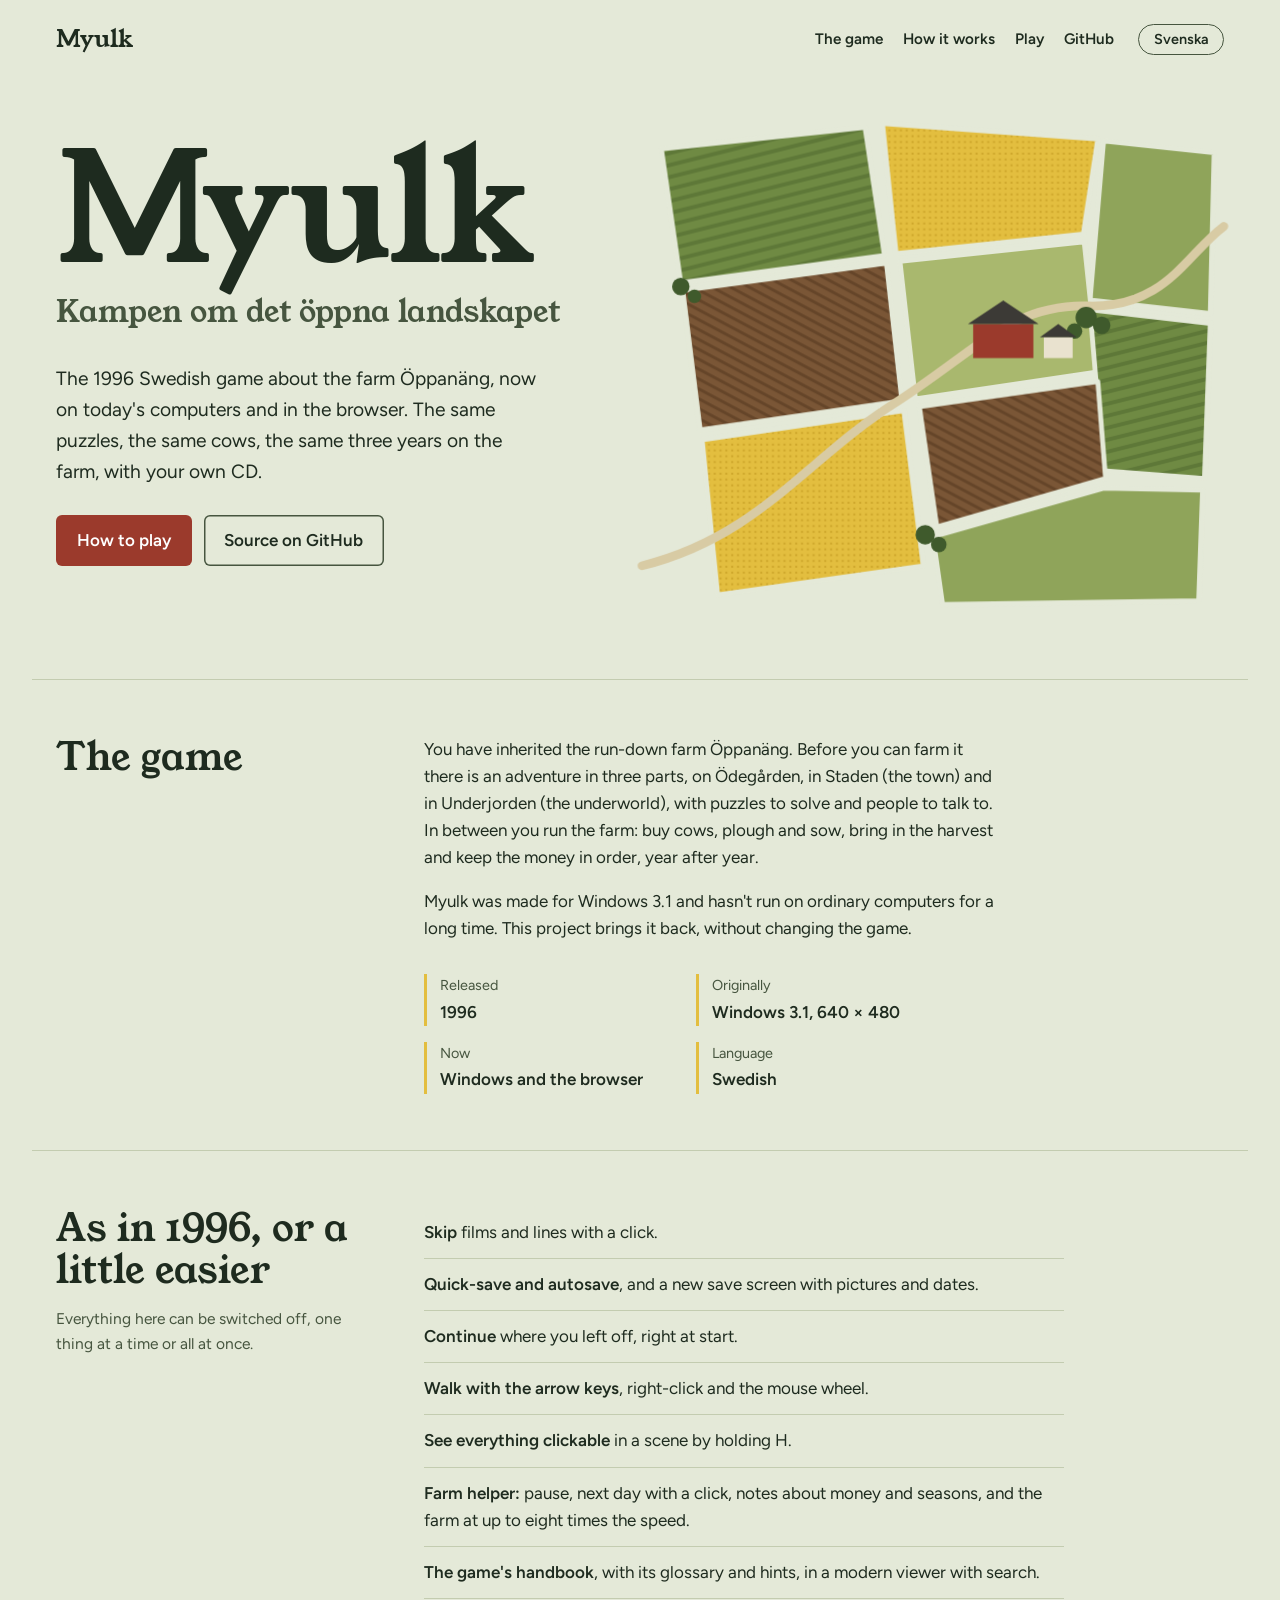
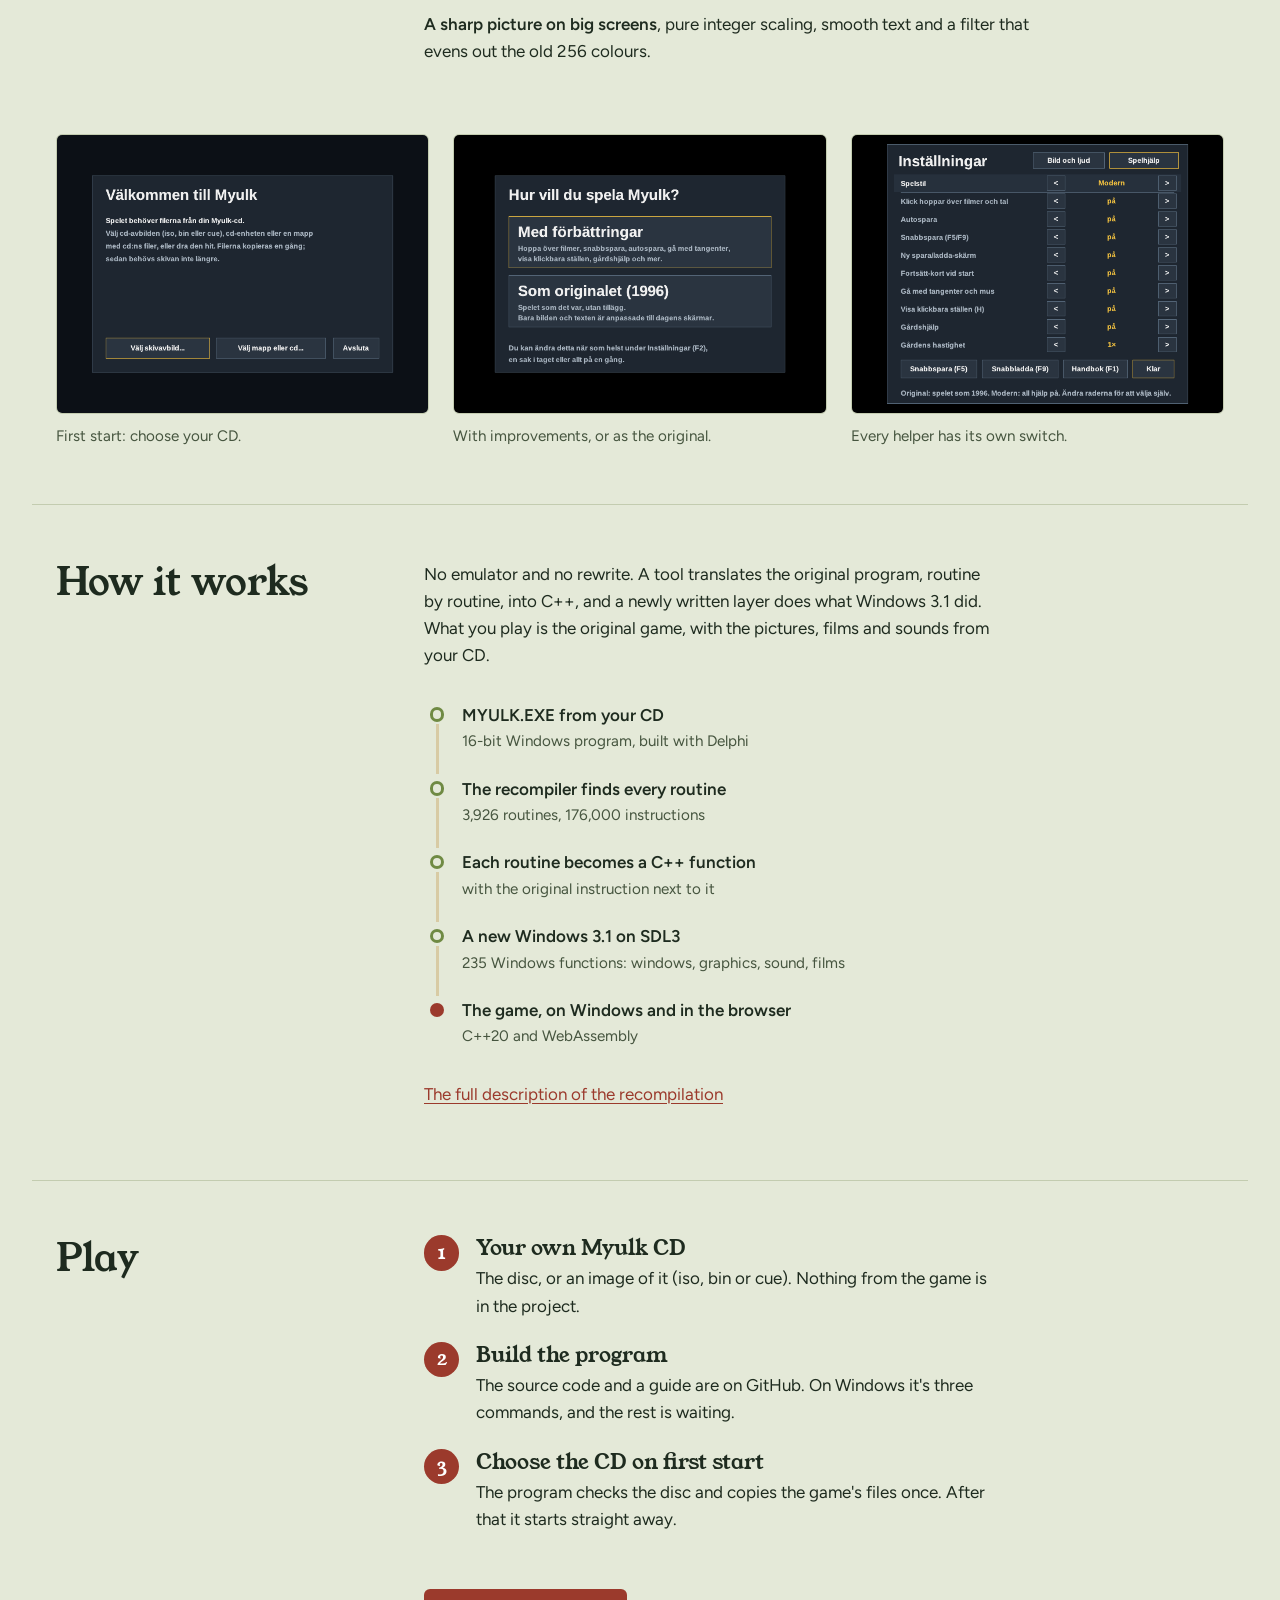
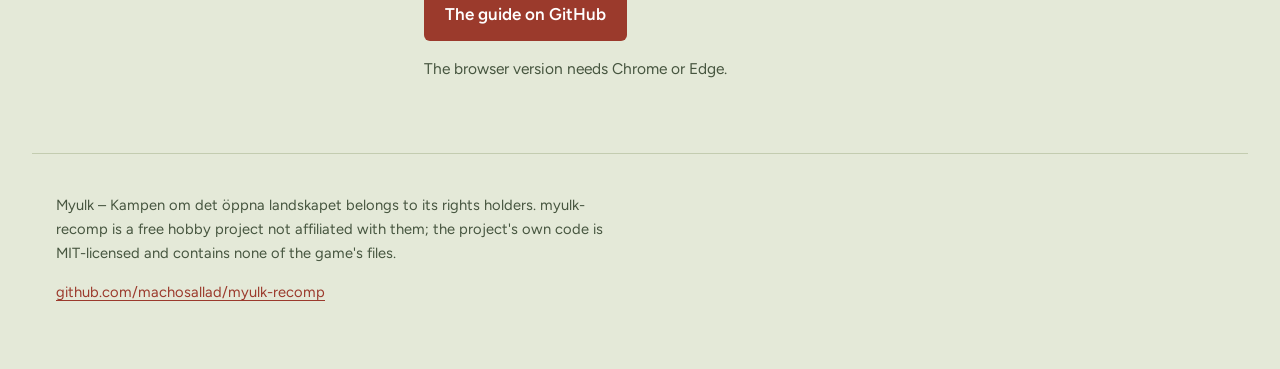
<file: site/index.html>
<!doctype html>
<html lang="sv" data-lang="sv">
<head>
  <meta charset="utf-8">
  <meta name="viewport" content="width=device-width, initial-scale=1">
  <title>Myulk, åter i spel</title>
  <meta name="description" content="Myulk – Kampen om det öppna landskapet (1996) på dagens datorer och i webbläsaren, genom statisk omkompilering. Med din egen cd.">
  <link rel="icon" href="favicon.svg" type="image/svg+xml">
  <link rel="preconnect" href="https://fonts.googleapis.com">
  <link rel="preconnect" href="https://fonts.gstatic.com" crossorigin>
  <link href="https://fonts.googleapis.com/css2?family=Figtree:wght@400;600&family=Young+Serif&display=swap" rel="stylesheet">
  <link rel="stylesheet" href="style.css">
  <script>
    // language: ?lang=, then the visitor's earlier choice, then the browser
    (function () {
      var lang = new URLSearchParams(location.search).get('lang');
      try { lang = lang || localStorage.getItem('myulk-lang'); } catch (e) {}
      if (lang !== 'sv' && lang !== 'en') lang = (navigator.language || '').toLowerCase().indexOf('sv') === 0 ? 'sv' : 'en';
      document.documentElement.setAttribute('data-lang', lang);
      document.documentElement.lang = lang;
      document.title = lang === 'sv' ? 'Myulk, åter i spel' : 'Myulk, playable again';
    })();
  </script>
</head>
<body>
  <a class="skip" href="#om"><span lang="sv">Hoppa till innehållet</span><span lang="en">Skip to content</span></a>

  <header class="top">
    <a class="brand" href="#">Myulk</a>
    <nav aria-label="Sidor">
      <a href="#om"><span lang="sv">Spelet</span><span lang="en">The game</span></a>
      <a href="#hur"><span lang="sv">Så fungerar det</span><span lang="en">How it works</span></a>
      <a href="#spela"><span lang="sv">Spela</span><span lang="en">Play</span></a>
      <a href="https://github.com/machosallad/myulk-recomp">GitHub</a>
    </nav>
    <button class="lang" type="button" aria-label="Byt språk / Change language">
      <span lang="sv">English</span><span lang="en">Svenska</span>
    </button>
  </header>

  <main>
    <section class="hero">
      <div class="hero-text">
        <h1>Myulk</h1>
        <p class="subtitle">Kampen om det öppna landskapet</p>
        <p class="lead" lang="sv">Spelet från 1996 om gården Öppanäng, nu på dagens datorer och i webbläsaren. Samma gåtor, samma kor, samma tre år på gården, med din egen cd.</p>
        <p class="lead" lang="en">The 1996 Swedish game about the farm Öppanäng, now on today's computers and in the browser. The same puzzles, the same cows, the same three years on the farm, with your own CD.</p>
        <p class="actions">
          <a class="button" href="#spela"><span lang="sv">Så spelar du</span><span lang="en">How to play</span></a>
          <a class="button quiet" href="https://github.com/machosallad/myulk-recomp"><span lang="sv">Källkoden på GitHub</span><span lang="en">Source on GitHub</span></a>
        </p>
      </div>
      <figure class="land" aria-hidden="true">
        <svg viewBox="0 0 600 520" role="presentation">
          <defs>
            <pattern id="plough" width="9" height="9" patternUnits="userSpaceOnUse" patternTransform="rotate(28)">
              <rect width="9" height="9" fill="var(--soil)"/>
              <rect width="9" height="3" fill="var(--soil-dark)"/>
            </pattern>
            <pattern id="rows" width="12" height="12" patternUnits="userSpaceOnUse" patternTransform="rotate(-14)">
              <rect width="12" height="12" fill="var(--grass)"/>
              <rect width="12" height="4" fill="var(--grass-dark)"/>
            </pattern>
            <pattern id="rape" width="6" height="6" patternUnits="userSpaceOnUse">
              <rect width="6" height="6" fill="var(--rape)"/>
              <circle cx="3" cy="3" r="1.1" fill="var(--rape-dark)"/>
            </pattern>
          </defs>
          <g class="fields">
            <path style="--i:0" d="M20 40 L230 18 L250 150 L40 178 Z" fill="url(#rows)"/>
            <path style="--i:1" d="M248 14 L470 30 L455 128 L262 148 Z" fill="url(#rape)"/>
            <path style="--i:2" d="M476 32 L590 44 L586 210 L462 196 Z" fill="var(--meadow)"/>
            <path style="--i:3" d="M42 186 L252 158 L268 300 L60 330 Z" fill="url(#plough)"/>
            <path style="--i:4" d="M266 156 L456 136 L470 270 L282 298 Z" fill="var(--pasture)"/>
            <path style="--i:5" d="M462 206 L586 220 L580 380 L476 372 Z" fill="url(#rows)"/>
            <path style="--i:6" d="M62 340 L270 310 L290 470 L78 500 Z" fill="url(#rape)"/>
            <path style="--i:7" d="M286 306 L470 280 L478 380 L304 430 Z" fill="url(#plough)"/>
            <path style="--i:8" d="M300 440 L476 390 L578 392 L574 506 L310 510 Z" fill="var(--meadow)"/>
          </g>
          <path class="road" d="M0 470 C 120 440, 170 360, 258 304 S 380 200, 460 202 S 560 150, 600 120" fill="none"/>
          <g class="trees">
            <circle cx="458" cy="214" r="11"/><circle cx="474" cy="222" r="9"/><circle cx="446" cy="228" r="8"/>
            <circle cx="40" cy="182" r="9"/><circle cx="54" cy="192" r="7"/>
            <circle cx="292" cy="438" r="10"/><circle cx="306" cy="448" r="8"/>
          </g>
          <g class="farm" transform="translate(-131 -79) scale(1.35)">
            <rect x="350" y="222" width="46" height="26" fill="var(--falu)"/>
            <path d="M346 222 L373 204 L400 222 Z" fill="var(--roof)"/>
            <rect x="404" y="232" width="22" height="16" fill="var(--house)"/>
            <path d="M401 232 L415 222 L429 232 Z" fill="var(--roof)"/>
          </g>
        </svg>
      </figure>
    </section>

    <section id="om" class="band">
      <div class="col-head">
        <h2><span lang="sv">Spelet</span><span lang="en">The game</span></h2>
      </div>
      <div class="col-body">
        <p lang="sv">Du har ärvt den förfallna gården Öppanäng. Innan du kan bli bonde väntar ett äventyr i tre delar, på Ödegården, i Staden och i Underjorden, med gåtor att lösa och människor att prata med. Mellan dem driver du gården: köper kor, plöjer och sår, tar in skörden och håller pengarna i ordning, år efter år.</p>
        <p lang="en">You have inherited the run-down farm Öppanäng. Before you can farm it there is an adventure in three parts, on Ödegården, in Staden (the town) and in Underjorden (the underworld), with puzzles to solve and people to talk to. In between you run the farm: buy cows, plough and sow, bring in the harvest and keep the money in order, year after year.</p>
        <p lang="sv">Myulk gjordes för Windows 3.1 och har inte gått att spela på vanliga datorer på länge. Det här projektet tar tillbaka det, utan att ändra på spelet.</p>
        <p lang="en">Myulk was made for Windows 3.1 and hasn't run on ordinary computers for a long time. This project brings it back, without changing the game.</p>
        <dl class="facts">
          <div><dt lang="sv">Utgivet</dt><dt lang="en">Released</dt><dd>1996</dd></div>
          <div><dt lang="sv">Ursprungligen</dt><dt lang="en">Originally</dt><dd>Windows 3.1, 640 × 480</dd></div>
          <div><dt lang="sv">Nu</dt><dt lang="en">Now</dt><dd lang="sv">Windows och webbläsaren</dd><dd lang="en">Windows and the browser</dd></div>
          <div><dt lang="sv">Språk</dt><dt lang="en">Language</dt><dd lang="sv">Svenska</dd><dd lang="en">Swedish</dd></div>
        </dl>
      </div>
    </section>

    <section class="band">
      <div class="col-head">
        <h2><span lang="sv">Som 1996, eller lite enklare</span><span lang="en">As in 1996, or a little easier</span></h2>
        <p class="note" lang="sv">Allt här går att stänga av, en sak i taget eller allt på en gång.</p>
        <p class="note" lang="en">Everything here can be switched off, one thing at a time or all at once.</p>
      </div>
      <div class="col-body">
        <ul class="features" lang="sv">
          <li><strong>Hoppa över</strong> filmer och repliker med ett klick.</li>
          <li><strong>Snabbspara och autospara</strong>, och en ny spara-skärm med bild och datum.</li>
          <li><strong>Fortsätt</strong> där du slutade, direkt vid start.</li>
          <li><strong>Gå med piltangenterna</strong>, högerklick och mushjulet.</li>
          <li><strong>Visa allt klickbart</strong> i en scen genom att hålla H.</li>
          <li><strong>Gårdshjälp:</strong> paus, nästa dag med ett klick, notiser om pengar och årstider, och gården i upp till åtta gånger farten.</li>
          <li><strong>Handboken</strong> från spelet, med ordlista och ledtrådar, i en modern läsare med sökning.</li>
          <li><strong>Skarp bild på stora skärmar</strong>, ren heltalsskalning, mjuk text och ett filter som jämnar ut de gamla 256 färgerna.</li>
        </ul>
        <ul class="features" lang="en">
          <li><strong>Skip</strong> films and lines with a click.</li>
          <li><strong>Quick-save and autosave</strong>, and a new save screen with pictures and dates.</li>
          <li><strong>Continue</strong> where you left off, right at start.</li>
          <li><strong>Walk with the arrow keys</strong>, right-click and the mouse wheel.</li>
          <li><strong>See everything clickable</strong> in a scene by holding H.</li>
          <li><strong>Farm helper:</strong> pause, next day with a click, notes about money and seasons, and the farm at up to eight times the speed.</li>
          <li><strong>The game's handbook</strong>, with its glossary and hints, in a modern viewer with search.</li>
          <li><strong>A sharp picture on big screens</strong>, pure integer scaling, smooth text and a filter that evens out the old 256 colours.</li>
        </ul>
      </div>
    </section>

    <section class="shots" aria-labelledby="shots-title">
      <h2 id="shots-title" class="visually-hidden"><span lang="sv">Skärmbilder</span><span lang="en">Screenshots</span></h2>
      <figure>
        <img src="images/first-start.png" width="640" height="480" loading="lazy" alt="">
        <figcaption><span lang="sv">Första starten: välj din cd.</span><span lang="en">First start: choose your CD.</span></figcaption>
      </figure>
      <figure>
        <img src="images/play-style.png" width="640" height="480" loading="lazy" alt="">
        <figcaption><span lang="sv">Med förbättringar eller som originalet.</span><span lang="en">With improvements, or as the original.</span></figcaption>
      </figure>
      <figure>
        <img src="images/settings.png" width="640" height="480" loading="lazy" alt="">
        <figcaption><span lang="sv">Varje hjälp har sin egen knapp.</span><span lang="en">Every helper has its own switch.</span></figcaption>
      </figure>
    </section>

    <section id="hur" class="band">
      <div class="col-head">
        <h2><span lang="sv">Så fungerar det</span><span lang="en">How it works</span></h2>
      </div>
      <div class="col-body">
        <p lang="sv">Ingen emulator och ingen omskrivning. Ett verktyg översätter originalprogrammet, rutin för rutin, till C++, och ett nyskrivet lager gör det som Windows 3.1 gjorde. Det som spelas är originalspelet, med bilder, filmer och ljud från din cd.</p>
        <p lang="en">No emulator and no rewrite. A tool translates the original program, routine by routine, into C++, and a newly written layer does what Windows 3.1 did. What you play is the original game, with the pictures, films and sounds from your CD.</p>
        <ol class="pipeline">
          <li><span class="step" lang="sv">MYULK.EXE från din cd</span><span class="step" lang="en">MYULK.EXE from your CD</span><span class="detail" lang="sv">16-bitars Windows-program, byggt i Delphi</span><span class="detail" lang="en">16-bit Windows program, built with Delphi</span></li>
          <li><span class="step" lang="sv">Omkompilatorn hittar varje rutin</span><span class="step" lang="en">The recompiler finds every routine</span><span class="detail" lang="sv">3 926 rutiner, 176 000 instruktioner</span><span class="detail" lang="en">3,926 routines, 176,000 instructions</span></li>
          <li><span class="step" lang="sv">Varje rutin blir en C++-funktion</span><span class="step" lang="en">Each routine becomes a C++ function</span><span class="detail" lang="sv">med originalinstruktionen bredvid</span><span class="detail" lang="en">with the original instruction next to it</span></li>
          <li><span class="step" lang="sv">Ett nytt Windows 3.1 på SDL3</span><span class="step" lang="en">A new Windows 3.1 on SDL3</span><span class="detail" lang="sv">235 Windows-funktioner: fönster, grafik, ljud, filmer</span><span class="detail" lang="en">235 Windows functions: windows, graphics, sound, films</span></li>
          <li><span class="step" lang="sv">Spelet, på Windows och i webbläsaren</span><span class="step" lang="en">The game, on Windows and in the browser</span><span class="detail" lang="sv">C++20 och WebAssembly</span><span class="detail" lang="en">C++20 and WebAssembly</span></li>
        </ol>
        <p><a href="https://github.com/machosallad/myulk-recomp/blob/main/docs/recompiler.md"><span lang="sv">Hela beskrivningen av omkompileringen (engelska)</span><span lang="en">The full description of the recompilation</span></a></p>
      </div>
    </section>

    <section id="spela" class="band">
      <div class="col-head">
        <h2><span lang="sv">Spela</span><span lang="en">Play</span></h2>
      </div>
      <div class="col-body">
        <ol class="steps">
          <li>
            <h3><span lang="sv">Din egen Myulk-cd</span><span lang="en">Your own Myulk CD</span></h3>
            <p lang="sv">Skivan eller en avbild av den (iso, bin eller cue). Inget från spelet finns i projektet.</p>
            <p lang="en">The disc, or an image of it (iso, bin or cue). Nothing from the game is in the project.</p>
          </li>
          <li>
            <h3><span lang="sv">Bygg programmet</span><span lang="en">Build the program</span></h3>
            <p lang="sv">Källkoden och en guide finns på GitHub. På Windows är det tre kommandon, och resten är väntan.</p>
            <p lang="en">The source code and a guide are on GitHub. On Windows it's three commands, and the rest is waiting.</p>
          </li>
          <li>
            <h3><span lang="sv">Välj cd:n vid första starten</span><span lang="en">Choose the CD on first start</span></h3>
            <p lang="sv">Programmet kontrollerar skivan och kopierar spelets filer en gång. Sedan startar det direkt.</p>
            <p lang="en">The program checks the disc and copies the game's files once. After that it starts straight away.</p>
          </li>
        </ol>
        <p><a class="button" href="https://github.com/machosallad/myulk-recomp/blob/main/docs/playing.md"><span lang="sv">Guiden på GitHub</span><span lang="en">The guide on GitHub</span></a></p>
        <p class="note" lang="sv">Webbläsarversionen kräver Chrome eller Edge.</p>
        <p class="note" lang="en">The browser version needs Chrome or Edge.</p>
      </div>
    </section>
  </main>

  <footer class="foot">
    <p lang="sv">Myulk – Kampen om det öppna landskapet tillhör sina rättighetsinnehavare. myulk-recomp är ett fritt hobbyprojekt utan koppling till dem; projektets egen kod är MIT-licensierad och innehåller inga av spelets filer.</p>
    <p lang="en">Myulk – Kampen om det öppna landskapet belongs to its rights holders. myulk-recomp is a free hobby project not affiliated with them; the project's own code is MIT-licensed and contains none of the game's files.</p>
    <p><a href="https://github.com/machosallad/myulk-recomp">github.com/machosallad/myulk-recomp</a></p>
  </footer>

  <script>
    document.querySelector('.lang').addEventListener('click', function () {
      var next = document.documentElement.getAttribute('data-lang') === 'sv' ? 'en' : 'sv';
      document.documentElement.setAttribute('data-lang', next);
      document.documentElement.lang = next;
      document.title = next === 'sv' ? 'Myulk, åter i spel' : 'Myulk, playable again';
      try { localStorage.setItem('myulk-lang', next); } catch (e) {}
    });
  </script>
</body>
</html>
</file>
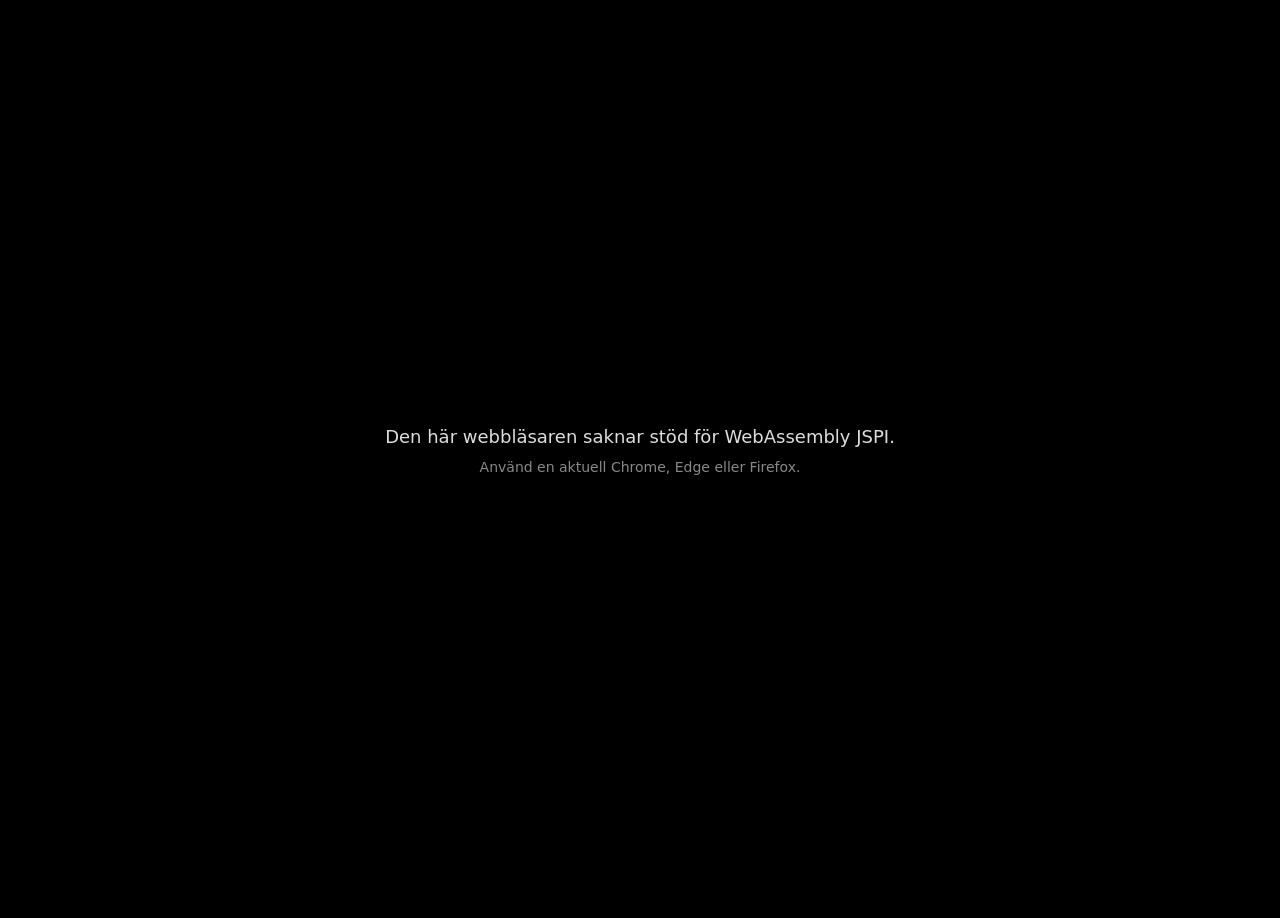
<file: web/recomp_shell.html>
<!doctype html>
<html lang="sv">
<head>
  <meta charset="utf-8">
  <meta name="viewport" content="width=device-width, initial-scale=1, maximum-scale=1, user-scalable=no, viewport-fit=cover">
  <meta name="mobile-web-app-capable" content="yes">
  <meta name="apple-mobile-web-app-capable" content="yes">
  <meta name="theme-color" content="#000000">
  <title>Myulk</title>
  <style>
    html, body {
      margin: 0; height: 100%; background: #000; overflow: hidden;
      overscroll-behavior: none; -webkit-user-select: none; user-select: none;
      -webkit-touch-callout: none; -webkit-tap-highlight-color: transparent;
    }
    #canvas {
      display: block; width: 100vw; height: 100vh; height: 100dvh;
      outline: none; cursor: none; touch-action: none;
    }
    #status {
      position: fixed; inset: 0; display: flex; flex-direction: column; gap: 12px;
      align-items: center; justify-content: center; padding: 16px;
      color: #ddd; font: 18px system-ui, sans-serif; text-align: center;
      background: #000;
    }
    #status small { color: #888; font-size: 14px; }
    #status.ready { cursor: pointer; }
    #fetching {
      position: fixed; right: 12px; bottom: 10px; display: none;
      color: #bbb; font: 13px system-ui, sans-serif; pointer-events: none;
    }
    /* buttons in the top-right corner: settings, hotspot hints (touch), fullscreen (touch) */
    #corner { position: fixed; top: 8px; right: 8px; display: none; gap: 6px; }
    #corner button {
      display: block;
      width: 40px; height: 40px; border: 0; border-radius: 8px;
      background: rgba(255, 255, 255, 0.12); color: #ddd; font-size: 20px; line-height: 40px;
      touch-action: manipulation; opacity: 0.75;
    }
    #corner button.touch { display: none; }
    body.touch #corner button.touch { display: block; }
    /* hidden field that brings up the phone's keyboard for the game's text boxes */
    #kbd {
      position: fixed; left: 0; top: 0; width: 1px; height: 1px;
      opacity: 0; border: 0; padding: 0; font-size: 16px; /* 16px: no zoom on iOS */
    }
  </style>
</head>
<body>
  <canvas id="canvas" tabindex="-1" oncontextmenu="event.preventDefault()"></canvas>
  <div id="status">Laddar spelet…</div>
  <div id="fetching">Laddar…</div>
  <div id="corner">
    <button id="hints" class="touch" aria-label="Visa klickbara ställen" title="Visa klickbara ställen (H)">👁</button>
    <button id="settings" aria-label="Inställningar" title="Inställningar (F2)">⚙</button>
    <button id="fullscreen" class="touch" aria-label="Helskärm">⛶</button>
  </div>
  <input id="kbd" type="text" autocomplete="off" autocorrect="off" autocapitalize="off" spellcheck="false" enterkeyhint="done">
  <script>
    var statusEl = document.getElementById('status');
    var kbd = document.getElementById('kbd');
    var fsButton = document.getElementById('fullscreen');
    var corner = document.getElementById('corner');
    var touch = matchMedia('(pointer: coarse)').matches || navigator.maxTouchPoints > 0;
    var started = false;

    function show(html, ready) {
      statusEl.innerHTML = html;
      statusEl.style.display = html ? 'flex' : 'none';
      statusEl.classList.toggle('ready', !!ready);
    }
    function goFullscreen() {
      var el = document.documentElement;
      var req = el.requestFullscreen || el.webkitRequestFullscreen;
      if (!req || document.fullscreenElement) return Promise.resolve();
      return Promise.resolve(req.call(el, { navigationUI: 'hide' })).then(function () {
        if (screen.orientation && screen.orientation.lock) return screen.orientation.lock('landscape');
      }).catch(function () {});
    }
    if (touch) document.body.classList.add('touch');
    document.getElementById('settings').addEventListener('click', function () {
      if (Module._myulk_open_settings) Module._myulk_open_settings();
      Module.canvas.focus();
    });
    document.getElementById('hints').addEventListener('click', function () {
      if (Module._myulk_show_hints) Module._myulk_show_hints();
    });
    fsButton.addEventListener('click', function () {
      if (document.fullscreenElement) document.exitFullscreen(); else goFullscreen();
    });

    if (!('Suspending' in WebAssembly)) {
      show('Den här webbläsaren saknar stöd för WebAssembly JSPI.<br><small>Använd en aktuell Chrome, Edge eller Firefox.</small>');
    }

    var Module = {
      canvas: document.getElementById('canvas'),
      setStatus: function (text) {
        if (started) return;
        var m = /\((\d+)\/(\d+)\)/.exec(text || '');
        if (m) show('Laddar spelet… ' + Math.round(100 * m[1] / m[2]) + ' %');
        else if (text) show(text);
      },
      onRuntimeInitialized: function () {
        show('Myulk – Kampen om det öppna landskapet<br><small>' +
             (touch ? 'Tryck för att starta · vrid gärna till liggande läge' : 'Klicka för att starta') + '</small>', true);
        statusEl.addEventListener('click', function () {
          if (started) return;
          started = true;
          show('');
          if (touch) goFullscreen();
          corner.style.display = 'flex';
          Module.canvas.focus();
          Module.callMain([]);
        }, { once: true });
      },
      // game files are fetched on first use; note it when that takes a while
      onGameFetch: (function () {
        var active = 0, timer = 0, el = document.getElementById('fetching');
        return function (start) {
          active += start ? 1 : -1;
          if (active > 0 && !timer) timer = setTimeout(function () { el.style.display = 'block'; }, 300);
          if (active === 0) { clearTimeout(timer); timer = 0; el.style.display = 'none'; }
        };
      })(),
      // The game's text boxes: on touch devices, focus the hidden field so the
      // phone's keyboard opens; typed text is queued for the game to collect.
      textQueue: '',
      showKeyboard: function (on) {
        if (!touch) return;   // physical keyboards reach the game directly
        if (on) { kbd.value = ''; kbd.focus({ preventScroll: true }); }
        else { kbd.blur(); Module.canvas.focus(); }
      },
      print: function (t) { console.log(t); },
      printErr: function (t) { console.warn(t); }
    };
    kbd.addEventListener('input', function () {
      if (kbd.value) { Module.textQueue += kbd.value; kbd.value = ''; }
    });
    kbd.addEventListener('keydown', function (e) {
      // an empty field sends no input event for these
      if (e.key === 'Backspace') { Module.textQueue += '\b'; e.preventDefault(); }
      else if (e.key === 'Enter') { Module.textQueue += '\r'; e.preventDefault(); kbd.blur(); Module.canvas.focus(); }
      e.stopPropagation();
    });
    Module.canvas.addEventListener('click', function () { if (document.activeElement !== kbd) Module.canvas.focus(); });
    // no pinch zoom, double-tap zoom or pull-to-refresh over the game
    document.addEventListener('gesturestart', function (e) { e.preventDefault(); });
    document.addEventListener('touchmove', function (e) { if (e.touches.length > 1) e.preventDefault(); }, { passive: false });
    // a CD image dropped on the page: the first-start screen reads it from
    // here (src/recomp/enhance/setup.cpp); it never leaves the browser
    window.addEventListener('dragover', function (e) { e.preventDefault(); e.stopPropagation(); }, true);
    window.addEventListener('drop', function (e) {
      e.preventDefault();
      e.stopPropagation();
      if (e.dataTransfer && e.dataTransfer.files.length) Module.discFile = e.dataTransfer.files[0];
    }, true);
  </script>
  {{{ SCRIPT }}}
</body>
</html>
</file>
<file: site/style.css>
/* Myulk presentation site. Colours from the Swedish farmland the game is
   about: meadow, spruce, falu red, rapeseed, grass and ploughed soil. */
:root {
  --page: #E4E9D8;      /* pale meadow */
  --panel: #EEF2E4;
  --ink: #1E2B1F;       /* spruce */
  --ink-soft: #46553F;
  --falu: #9B3A2C;      /* falu red */
  --falu-ink: #FFFFFF;
  --rape: #E3BE3F;
  --rape-dark: #C9A126;
  --grass: #6F8A43;
  --grass-dark: #5E7838;
  --meadow: #8FA45A;
  --pasture: #A9B86E;
  --soil: #7A5636;
  --soil-dark: #654529;
  --road: #D8CBA4;
  --roof: #3C3A36;
  --house: #E9E2CF;
  --tree: #3F5A2C;
  --rule: #C3CCB0;
  --measure: 36rem;
  --display: "Young Serif", Georgia, serif;
  --body: "Figtree", system-ui, sans-serif;
}

@media (prefers-color-scheme: dark) {
  :root {
    --page: #172118;
    --panel: #1D2A1E;
    --ink: #E1E7D3;
    --ink-soft: #AEBA9E;
    --falu: #C8604D;
    --falu-ink: #FFF7F2;
    --rule: #33432F;
    --road: #A99C78;
    --house: #CFC7B2;
  }
}

* { box-sizing: border-box; }
html { scroll-behavior: smooth; }
body {
  margin: 0;
  background: var(--page);
  color: var(--ink);
  font: 400 1.0625rem/1.6 var(--body);
  -webkit-font-smoothing: antialiased;
}

/* one language at a time */
html[data-lang="sv"] [lang="en"],
html[data-lang="en"] [lang="sv"] { display: none !important; }

a { color: var(--falu); text-underline-offset: 0.18em; }
a:hover { text-decoration-thickness: 2px; }
:focus-visible { outline: 3px solid var(--rape); outline-offset: 3px; border-radius: 2px; }

.skip { position: absolute; left: -999px; top: 0.5rem; background: var(--panel); padding: 0.5rem 1rem; }
.skip:focus { left: 1rem; z-index: 10; }
.visually-hidden { position: absolute; width: 1px; height: 1px; overflow: hidden; clip: rect(0 0 0 0); }

h1, h2, h3 { font-family: var(--display); font-weight: 400; line-height: 1.1; margin: 0; }
h2 { font-size: clamp(1.75rem, 3.2vw, 2.4rem); }
h3 { font-size: 1.3rem; margin-bottom: 0.35rem; }
p { margin: 0 0 1rem; max-width: var(--measure); }

/* ---- top bar ---- */
.top {
  display: flex;
  align-items: center;
  gap: 1.5rem;
  max-width: 76rem;
  margin: 0 auto;
  padding: 1.25rem 1.5rem;
}
.brand { font-family: var(--display); font-size: 1.5rem; color: var(--ink); text-decoration: none; }
.top nav { display: flex; gap: 1.25rem; margin-left: auto; flex-wrap: wrap; }
.top nav a { color: var(--ink); text-decoration: none; font-weight: 600; font-size: 0.95rem; }
.top nav a:hover { color: var(--falu); }
.lang {
  font: 600 0.9rem var(--body);
  color: var(--ink);
  background: transparent;
  border: 1.5px solid var(--ink-soft);
  border-radius: 999px;
  padding: 0.35rem 0.9rem;
  cursor: pointer;
}
.lang:hover { border-color: var(--falu); color: var(--falu); }

/* ---- hero: the title beside the open landscape ---- */
.hero {
  display: grid;
  grid-template-columns: minmax(0, 1fr) minmax(0, 1.05fr);
  align-items: center;
  gap: 2rem;
  max-width: 76rem;
  margin: 0 auto;
  padding: 2rem 1.5rem 4rem;
}
.hero h1 {
  font-size: clamp(4.5rem, 13vw, 9.5rem);
  letter-spacing: -0.02em;
  line-height: 0.9;
}
.subtitle {
  font-family: var(--display);
  font-size: clamp(1.3rem, 2.4vw, 1.85rem);
  color: var(--ink-soft);
  margin: 0.6rem 0 1.75rem;
}
.lead { font-size: 1.2rem; max-width: 30rem; }
.actions { display: flex; flex-wrap: wrap; gap: 0.75rem; margin-top: 1.75rem; }

.button {
  display: inline-block;
  font-weight: 600;
  text-decoration: none;
  background: var(--falu);
  color: var(--falu-ink);
  padding: 0.75rem 1.3rem;
  border-radius: 6px;
}
.button:hover { filter: brightness(1.08); }
.button.quiet { background: transparent; color: var(--ink); box-shadow: inset 0 0 0 1.5px var(--ink-soft); }
.button.quiet:hover { color: var(--falu); box-shadow: inset 0 0 0 1.5px var(--falu); }

.land { margin: 0; }
.land svg { display: block; width: 100%; height: auto; overflow: visible; }
.fields path { stroke: var(--page); stroke-width: 5; stroke-linejoin: round; }
.road { stroke: var(--road); stroke-width: 9; stroke-linecap: round; }
.trees circle { fill: var(--tree); }

/* the one moment of motion: the fields are laid out one after another */
@media (prefers-reduced-motion: no-preference) {
  .fields path {
    opacity: 0;
    transform-box: fill-box;
    transform-origin: center;
    animation: field 700ms cubic-bezier(.2, .7, .2, 1) forwards;
    animation-delay: calc(var(--i) * 90ms);
  }
  .road, .trees, .farm { opacity: 0; animation: appear 600ms ease-out 900ms forwards; }
}
@keyframes field { from { opacity: 0; transform: scale(0.92); } to { opacity: 1; transform: none; } }
@keyframes appear { to { opacity: 1; } }

/* ---- content bands: heading on the left, text on the right ---- */
.band {
  display: grid;
  grid-template-columns: minmax(12rem, 0.8fr) minmax(0, 2fr);
  gap: 1.5rem 3rem;
  max-width: 76rem;
  margin: 0 auto;
  padding: 3.5rem 1.5rem;
  border-top: 1.5px solid var(--rule);
}
.col-head .note { margin-top: 1rem; }
.note { color: var(--ink-soft); font-size: 0.97rem; }

.facts {
  display: grid;
  grid-template-columns: repeat(2, minmax(0, 15rem));
  gap: 1rem 2rem;
  margin: 2rem 0 0;
  max-width: var(--measure);
}
.facts div { border-left: 3px solid var(--rape); padding-left: 0.8rem; }
.facts dt { color: var(--ink-soft); font-size: 0.9rem; }
.facts dd { margin: 0.1rem 0 0; font-weight: 600; }

.features { list-style: none; margin: 0; padding: 0; max-width: 40rem; }
.features li { padding: 0.75rem 0; border-bottom: 1px solid var(--rule); }
.features li:last-child { border-bottom: 0; }
.features strong { font-weight: 600; }

/* ---- screenshots ---- */
.shots {
  display: grid;
  grid-template-columns: repeat(3, minmax(0, 1fr));
  gap: 1.5rem;
  max-width: 76rem;
  margin: 0 auto;
  padding: 0 1.5rem 3.5rem;
}
.shots figure { margin: 0; }
.shots img {
  display: block;
  width: 100%;
  height: auto;
  border-radius: 6px;
  border: 1.5px solid var(--rule);
  background: #000;
}
.shots figcaption { margin-top: 0.6rem; font-size: 0.95rem; color: var(--ink-soft); }

/* ---- the recompilation as a road from the CD to the game ---- */
.pipeline { list-style: none; margin: 2rem 0; padding: 0; max-width: var(--measure); }
.pipeline li { position: relative; padding: 0 0 1.4rem 2.4rem; }
.pipeline li::before {
  content: "";
  position: absolute;
  left: 0.35rem;
  top: 0.35rem;
  width: 0.9rem;
  height: 0.9rem;
  border-radius: 50%;
  background: var(--page);
  box-shadow: inset 0 0 0 3px var(--grass);
}
.pipeline li::after {
  content: "";
  position: absolute;
  left: 0.72rem;
  top: 1.4rem;
  bottom: 0.1rem;
  width: 3px;
  background: var(--road);
}
.pipeline li:last-child { padding-bottom: 0; }
.pipeline li:last-child::after { display: none; }
.pipeline li:last-child::before { background: var(--falu); box-shadow: none; }
.pipeline .step { display: block; font-weight: 600; }
.pipeline .detail { display: block; color: var(--ink-soft); font-size: 0.95rem; }

.steps { list-style: none; counter-reset: step; margin: 0 0 2rem; padding: 0; max-width: var(--measure); }
.steps li { counter-increment: step; position: relative; padding: 0 0 1.5rem 3.25rem; }
.steps li::before {
  content: counter(step);
  position: absolute;
  left: 0;
  top: -0.1rem;
  width: 2.2rem;
  height: 2.2rem;
  display: grid;
  place-items: center;
  font-family: var(--display);
  font-size: 1.2rem;
  color: var(--falu-ink);
  background: var(--falu);
  border-radius: 50%;
}
.steps p { margin: 0; }

/* ---- footer ---- */
.foot {
  max-width: 76rem;
  margin: 0 auto;
  padding: 2.5rem 1.5rem 3rem;
  border-top: 1.5px solid var(--rule);
  color: var(--ink-soft);
  font-size: 0.92rem;
}

/* ---- narrow screens ---- */
@media (max-width: 860px) {
  .hero { grid-template-columns: 1fr; padding-top: 1rem; }
  .land { order: -1; max-width: 32rem; }
  .band { grid-template-columns: 1fr; padding: 2.75rem 1.5rem; }
  .shots { grid-template-columns: 1fr; max-width: 34rem; }
}
@media (max-width: 560px) {
  .top { flex-wrap: wrap; gap: 0.75rem 1rem; padding: 1rem; }
  .top nav { order: 3; width: 100%; margin-left: 0; gap: 1rem; }
  .lang { margin-left: auto; }
  .hero, .band, .shots, .foot { padding-left: 1rem; padding-right: 1rem; }
}
</file>
